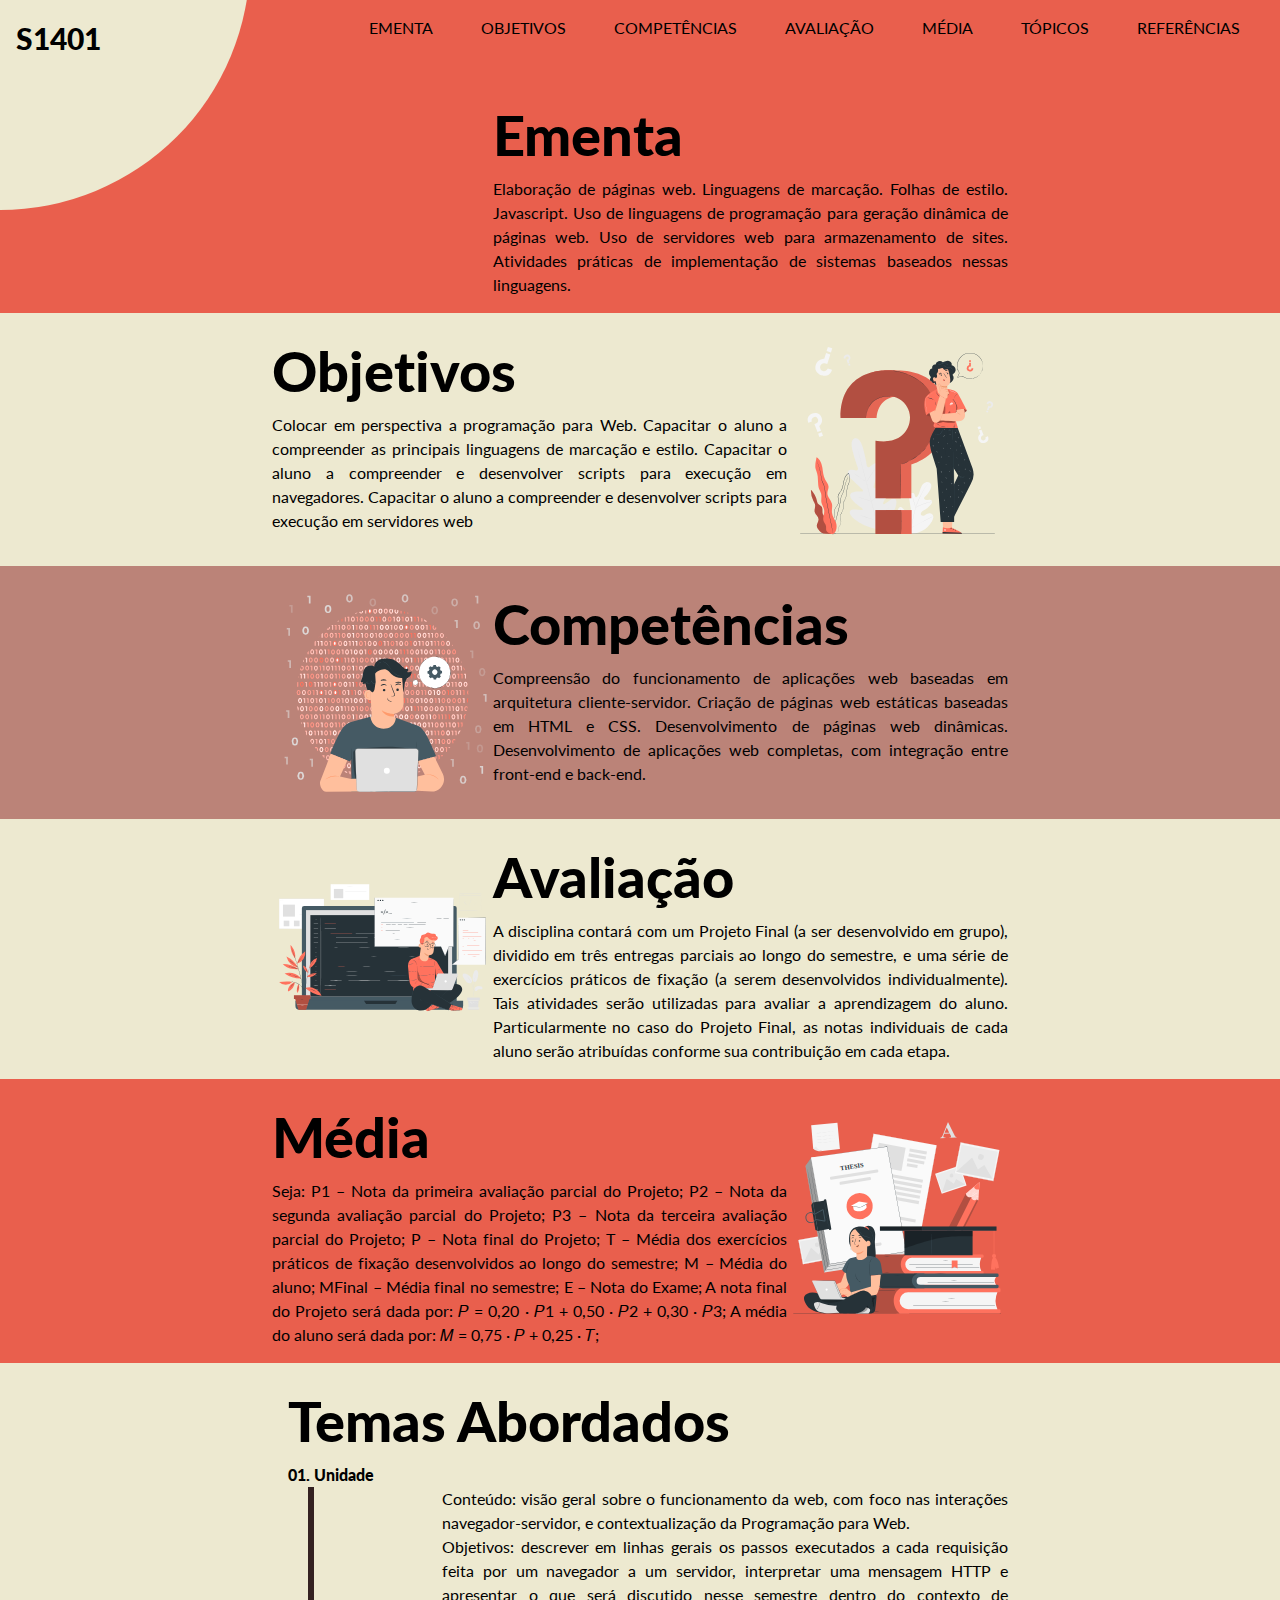
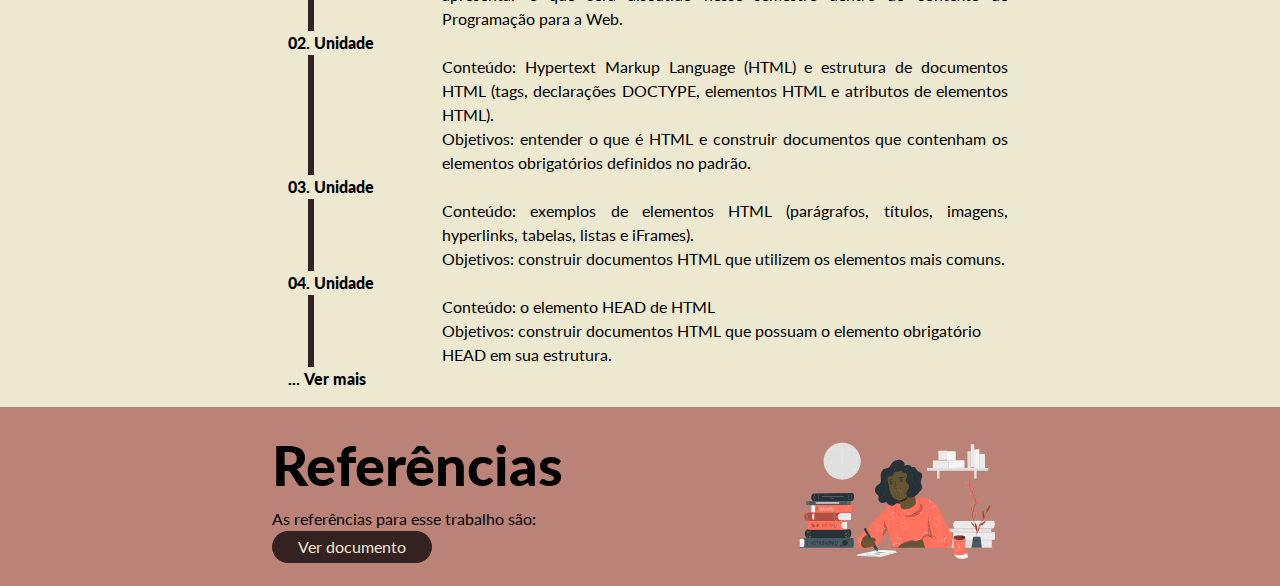
<file: Pages/index.html>
<!DOCTYPE html>
<html lang="pt-br">

<head>
    <meta charset="UTF-8">
    <meta http-equiv="X-UA-Compatible" content="IE=edge">
    <meta name="viewport" content="width=device-width, initial-scale=1.0">
    <link rel="stylesheet" href="../Assets/Styles/style.css">
    <link rel="icon" type="image/x-icon" href="../Assets/SVG/file-code-solid.svg">
    <title>SI401</title>
</head>
<body>
    <header>
        <div class="row background-accent-500 relative padding space-between">
            <div class="circle"></div>
            <div class="heading-1 above-circle">S1401</div>
            <nav class="row">
                <div class="row space-between">
                    <div class="margin-10 hover-effect"><a href="#menu">EMENTA</a></div>
                    <div class="margin-10 hover-effect"><a href="#goals">OBJETIVOS</a></div>
                    <div class="margin-10 hover-effect"><a href="#skills">COMPETÊNCIAS</a></div>
                    <div class="margin-10 hover-effect"><a href="#tests">AVALIAÇÃO</a></div>
                    <div class="margin-10 hover-effect"><a href="#mean">MÉDIA</a></div>
                    <div class="margin-10 hover-effect"><a href="#topics">TÓPICOS</a></div>
                    <div class="margin-10 hover-effect"><a href="#references">REFERÊNCIAS</a></div>
                </div>
            </nav>
        </div>
    </header>
    <main>
        <section id="menu" class="background-accent-500 center">
            <div class="row-reverse padding container">
                <div class="text">
                    <h1 class="heading-2">Ementa</h1>
                    <p class="justify-text">Elaboração de páginas web. Linguagens de marcação.
                        Folhas de estilo. Javascript. Uso de linguagens de
                        programação para geração dinâmica de páginas web. Uso
                        de servidores web para armazenamento de sites. Atividades
                        práticas de implementação de sistemas baseados nessas
                        linguagens.
                    </p>
                </div>
            </div>
        </section>
        <section id="goals" class="center ">
            <div class="row padding container">
                <div class="text">
                    <h1 class="heading-2">Objetivos</h1>
                    <p class="justify-text">Colocar em perspectiva a programação para Web. Capacitar
                        o aluno a compreender as principais linguagens de
                        marcação e estilo. Capacitar o aluno a compreender e
                        desenvolver scripts para execução em navegadores.
                        Capacitar o aluno a compreender e desenvolver scripts para
                        execução em servidores web</p>
                </div>
                <img src="../Assets/SVG/Questions-pana.svg" alt="Questões">
            </div>
        </section>
        <section id="skills" class="background-accent-300 center">
            <div class="row-reverse padding container ">
                <div class="text">
                    <h1 class="heading-2">Competências</h1>
                    <p class="justify-text">Compreensão do funcionamento de aplicações web
                        baseadas em arquitetura cliente-servidor. Criação de
                        páginas web estáticas baseadas em HTML e CSS.
                        Desenvolvimento de páginas web dinâmicas.
                        Desenvolvimento de aplicações web completas, com
                        integração entre front-end e back-end.</p>
                </div>
                <img src="../Assets/SVG/Binary-code-pana.svg" alt="Programação">
            </div>
        </section>
        <section id="tests" class="center">
            <div class="row-reverse padding container ">
                <div class="text">
                    <h1 class="heading-2">Avaliação</h1>
                    <p class="justify-text">A disciplina contará com um Projeto Final (a ser
                        desenvolvido em grupo), dividido em três entregas parciais
                        ao longo do semestre, e uma série de exercícios práticos de
                        fixação (a serem desenvolvidos individualmente). Tais
                        atividades serão utilizadas para avaliar a aprendizagem do
                        aluno.
                        Particularmente no caso do Projeto Final, as notas
                        individuais de cada aluno serão atribuídas conforme sua
                        contribuição em cada etapa.
                        </p>
                </div>
                <img src="../Assets/SVG/Code-typing-pana.svg" alt="Programação">
            </div>
        </section>
        <section id="mean" class="background-accent-500  center">
            <div class="row padding container ">
                <div class="text">
                    <h1 class="heading-2">Média</h1>
                    <p class="justify-text">Seja:
                        P1 – Nota da primeira avaliação parcial do Projeto;
                        P2 – Nota da segunda avaliação parcial do Projeto;
                        P3 – Nota da terceira avaliação parcial do Projeto;
                        P – Nota final do Projeto;
                        T – Média dos exercícios práticos de fixação
                        desenvolvidos ao longo do semestre;
                        M – Média do aluno;
                        MFinal – Média final no semestre;
                        E – Nota do Exame;
                        A nota final do Projeto será dada por:
                        𝑃 = 0,20 ∙ 𝑃1 + 0,50 ∙ 𝑃2 + 0,30 ∙ 𝑃3;
                        A média do aluno será dada por:
                        𝑀 = 0,75 ∙ 𝑃 + 0,25 ∙ 𝑇;</p>
                </div>
                <img src="../Assets/SVG/Thesis-pana.svg" alt="Tésis">
            </div>
        </section>
        <section id="topics" class="center section">
            <div class="row padding container">
                <div class="margin">
                    <h1 class="heading-2">Temas Abordados</h1>
                    <div>
                        <div class="heading-3">01. Unidade</div>
                        <div class="row">
                            <span class="vertical-line margin-right"></span>
                            <div class="column  margin-left justify-text">
                                <div>Conteúdo: visão geral sobre o funcionamento da web, com foco nas
                                    interações navegador-servidor, e contextualização da Programação para
                                    Web.</div>
                                <div>Objetivos: descrever em linhas gerais os passos executados a cada
                                    requisição feita por um navegador a um servidor, interpretar uma
                                    mensagem HTTP e apresentar o que será discutido nesse semestre dentro
                                    do contexto de Programação para a Web.
                                </div>
                            </div>
                        </div>
                        <div class="heading-3">02. Unidade</div>
                        <div class="row">
                            <span class="vertical-line margin-right"></span>
                            <div class="column  margin-left justify-text">
                                <div>Conteúdo: Hypertext Markup Language (HTML) e estrutura de documentos
                                    HTML (tags, declarações DOCTYPE, elementos HTML e atributos de
                                    elementos HTML).</div>
                                <div>Objetivos: entender o que é HTML e construir documentos que contenham
                                    os elementos obrigatórios definidos no padrão.</div>
                            </div>
                        </div>
                        <div  class="heading-3">03. Unidade</div>
                        <div class="row">
                            <span class="vertical-line margin-right"></span>
                            <div class="column  margin-left justify-text">
                                <div>Conteúdo: exemplos de elementos HTML (parágrafos, títulos, imagens,
                                    hyperlinks, tabelas, listas e iFrames).
                                </div>
                                <div> Objetivos: construir documentos HTML que utilizem os elementos mais
                                    comuns.
                                </div>
                            </div>
                        </div>
                        <div  class="heading-3">04. Unidade</div>
                        <div class="row">
                            <span class="vertical-line margin-right"></span>
                            <div class="column margin-left ">
                                <div>Conteúdo: o elemento HEAD de HTML</div>
                                <div>Objetivos: construir documentos HTML que possuam o elemento
                                    obrigatório HEAD em sua estrutura.
                                </div>
                            </div>
                        </div>
                        <span class="heading-3">...</span>
                        <a class="hover-effect heading-3" href="../Pages/temas.html">Ver mais</a>
                    </div>
                </div>
            </div>
        </section>
        <section id="references" class="background-accent-300  center">
            <div class="row padding container ">
                <div class="text">
                    <h1 class="heading-2">Referências</h1>
                    <p class="justify-text">As referências para esse trabalho são:</p>
                    <a class="button center" href="../Documents/SI401A_PlanoEnsinoAprendizagem_v3.pdf">Ver documento</a>
                </div>
                <img src="../Assets/SVG/Studying-pana.svg" alt="Estudos">
            </div>
        </section>
    </main>
</body>

</html>
</file>
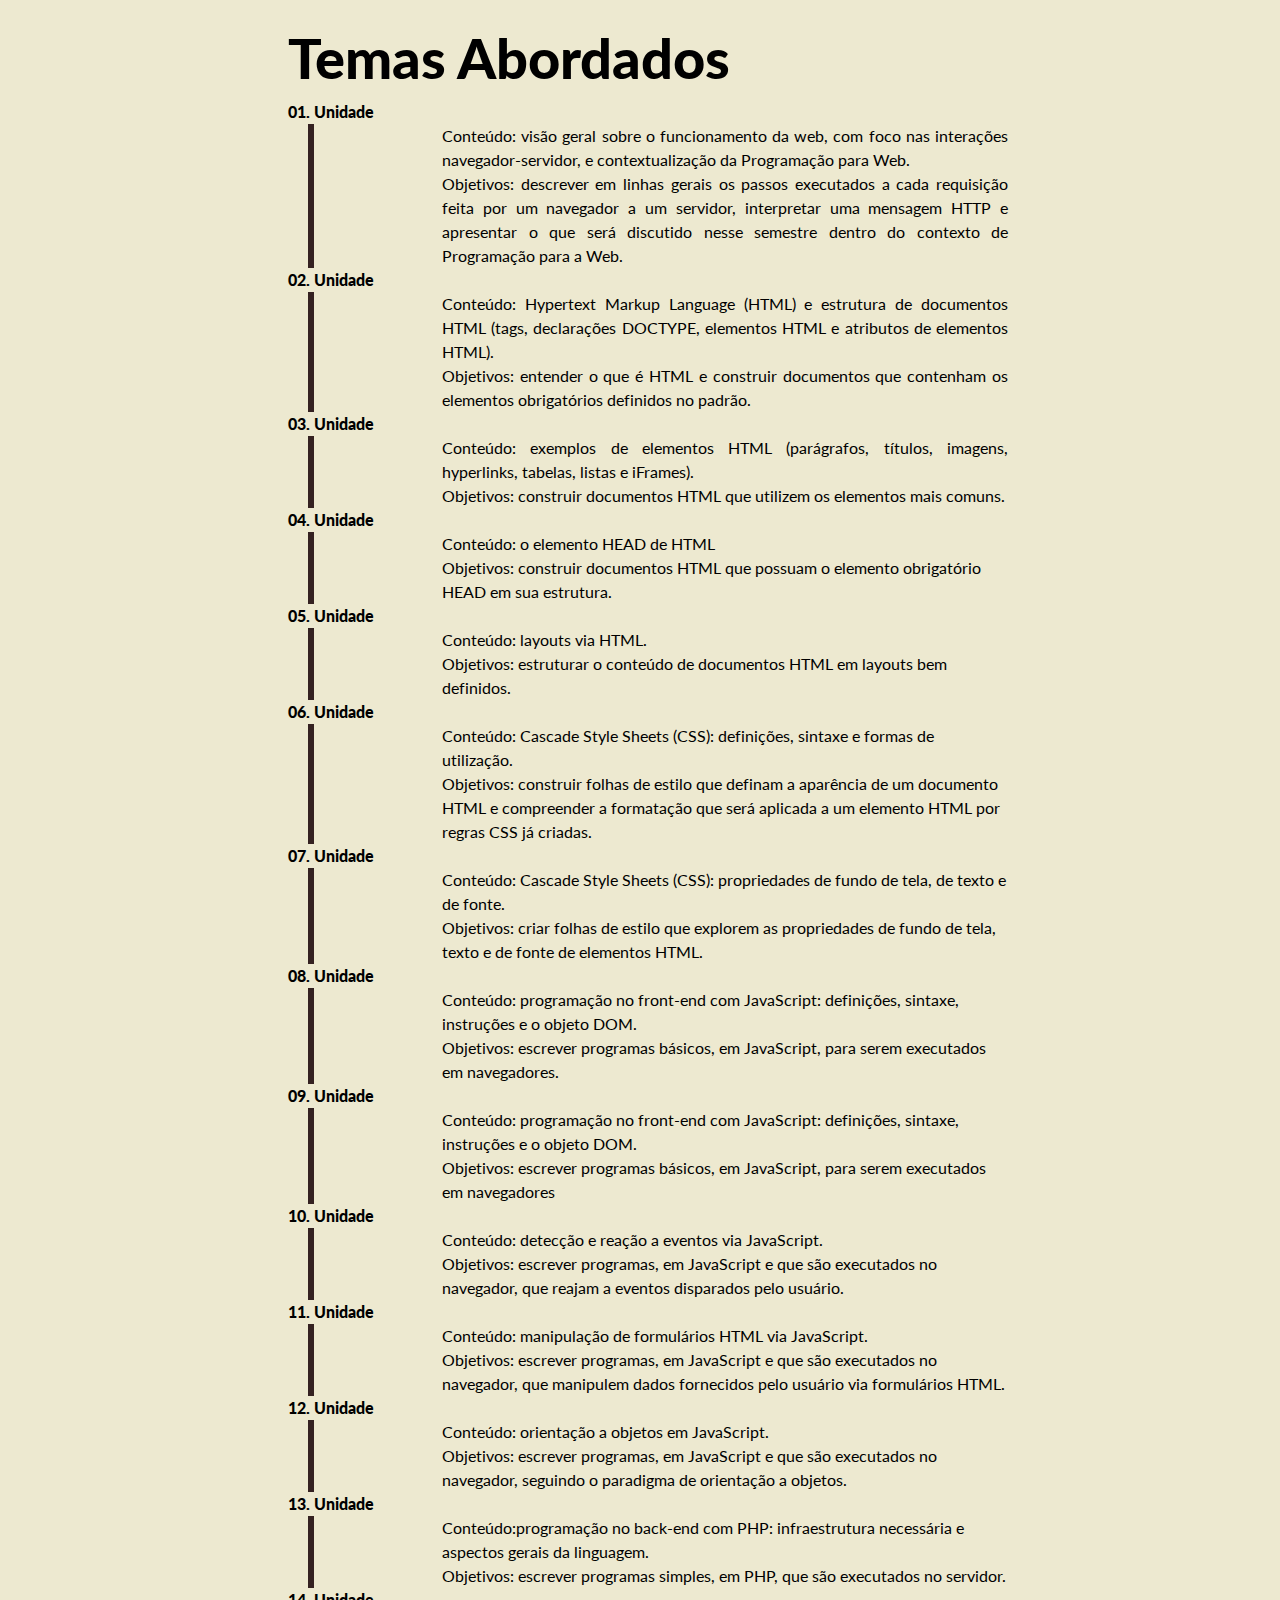
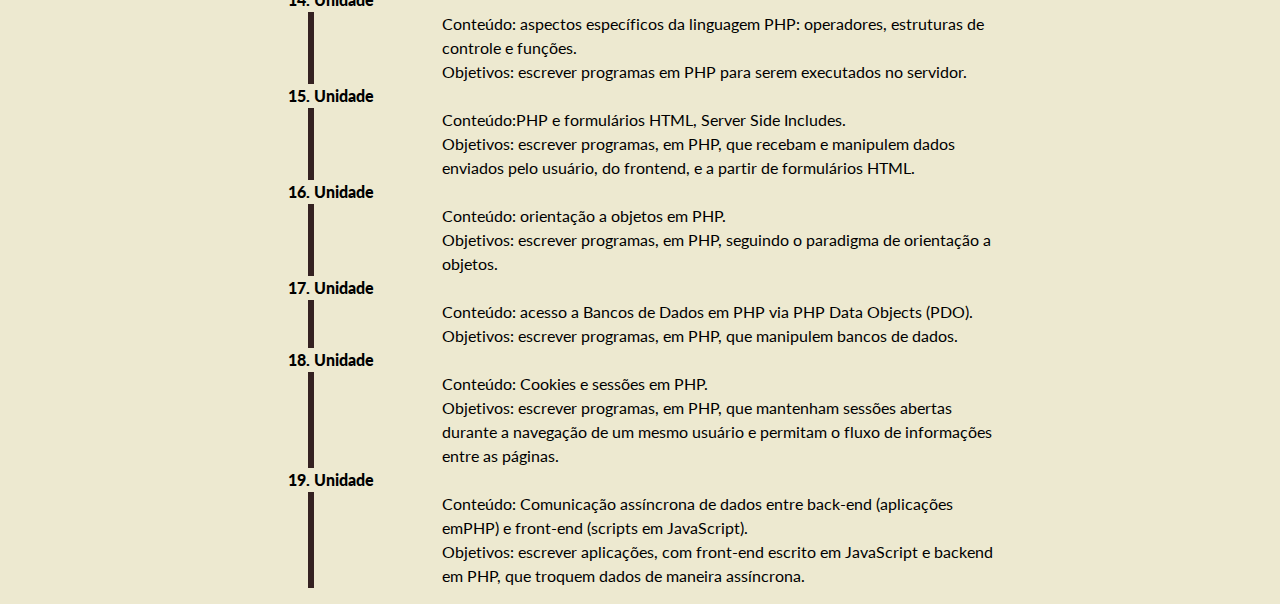
<file: Pages/temas.html>
<!DOCTYPE html>
<html lang="pt-br">

<head>
    <meta charset="UTF-8">
    <meta http-equiv="X-UA-Compatible" content="IE=edge">
    <meta name="viewport" content="width=device-width, initial-scale=1.0">
    <title>Tópicos Abordados</title>
    <link rel="stylesheet" href="../Assets/Styles/style.css">
    <link rel="stylesheet" href="../Assets/Styles/style.css">
</head>

<body>
    <main>
        <section class="center">
            <div class="row padding container">
                <div class="margin">
                    <h1 class="heading-2">Temas Abordados</h1>
                    <div>
                        <div class="heading-3">01. Unidade</div>
                        <div class="row">
                            <span class="vertical-line margin-right"></span>
                            <div class="column  margin-left justify-text">
                                <div>Conteúdo: visão geral sobre o funcionamento da web, com foco nas
                                    interações navegador-servidor, e contextualização da Programação para
                                    Web.</div>
                                <div>Objetivos: descrever em linhas gerais os passos executados a cada
                                    requisição feita por um navegador a um servidor, interpretar uma
                                    mensagem HTTP e apresentar o que será discutido nesse semestre dentro
                                    do contexto de Programação para a Web.
                                </div>
                            </div>
                        </div>
                        <div class="heading-3">02. Unidade</div>
                        <div class="row">
                            <span class="vertical-line margin-right"></span>
                            <div class="column  margin-left justify-text">
                                <div> Conteúdo: Hypertext Markup Language (HTML) e estrutura de documentos
                                    HTML (tags, declarações DOCTYPE, elementos HTML e atributos de
                                    elementos HTML).</div>
                                <div>Objetivos: entender o que é HTML e construir documentos que contenham
                                    os elementos obrigatórios definidos no padrão.</div>
                            </div>
                        </div>
                        <div class="heading-3">03. Unidade</div>
                        <div class="row">
                            <span class="vertical-line margin-right"></span>
                            <div class="column  margin-left justify-text">
                                <div>Conteúdo: exemplos de elementos HTML (parágrafos, títulos, imagens,
                                    hyperlinks, tabelas, listas e iFrames).
                                </div>
                                <div> Objetivos: construir documentos HTML que utilizem os elementos mais
                                    comuns.
                                </div>
                            </div>
                        </div>
                        <div class="heading-3">04. Unidade</div>
                        <div class="row">
                            <span class="vertical-line margin-right"></span>
                            <div class="column margin-left ">
                                <div>Conteúdo: o elemento HEAD de HTML </div>
                                <div>Objetivos: construir documentos HTML que possuam o elemento
                                    obrigatório HEAD em sua estrutura.
                                </div>
                            </div>
                        </div>
                        <div class="heading-3">05. Unidade</div>
                        <div class="row">
                            <span class="vertical-line margin-right"></span>
                            <div class="column margin-left ">
                                <div>Conteúdo: layouts via HTML. </div>
                                <div>Objetivos: estruturar o conteúdo de documentos HTML em layouts bem
                                    definidos.
                                </div>
                            </div>
                        </div>
                        <div class="heading-3">06. Unidade</div>
                        <div class="row">
                            <span class="vertical-line margin-right"></span>
                            <div class="column margin-left ">
                                <div> Conteúdo: Cascade Style Sheets (CSS): definições, sintaxe e formas de
                                    utilização.</div>
                                <div>Objetivos: construir folhas de estilo que definam a aparência de um
                                    documento HTML e compreender a formatação que será aplicada a um
                                    elemento HTML por regras CSS já criadas.
                                </div>
                            </div>
                        </div>
                        <div class="heading-3">07. Unidade</div>
                        <div class="row">
                            <span class="vertical-line margin-right"></span>
                            <div class="column margin-left ">
                                <div> Conteúdo: Cascade Style Sheets (CSS): propriedades de fundo de tela, de
                                    texto e de fonte.</div>
                                <div>Objetivos: criar folhas de estilo que explorem as propriedades de fundo de
                                    tela, texto e de fonte de elementos HTML.
                                </div>
                            </div>
                        </div>
                        <div class="heading-3">08. Unidade</div>
                        <div class="row">
                            <span class="vertical-line margin-right"></span>
                            <div class="column margin-left ">
                                <div>Conteúdo: programação no front-end com JavaScript: definições, sintaxe,
                                    instruções e o objeto DOM.</div>
                                <div> Objetivos: escrever programas básicos, em JavaScript, para serem
                                    executados em navegadores.
                                </div>
                            </div>
                        </div>
                        <div class="heading-3">09. Unidade</div>
                        <div class="row">
                            <span class="vertical-line margin-right"></span>
                            <div class="column margin-left ">
                                <div>Conteúdo: programação no front-end com JavaScript: definições, sintaxe,
                                    instruções e o objeto DOM.</div>
                                <div>Objetivos: escrever programas básicos, em JavaScript, para serem
                                    executados em navegadores
                                </div>
                            </div>
                        </div>
                        <div class="heading-3">10. Unidade</div>
                        <div class="row">
                            <span class="vertical-line margin-right"></span>
                            <div class="column margin-left ">
                                <div>Conteúdo: detecção e reação a eventos via JavaScript.</div>
                                <div>Objetivos: escrever programas, em JavaScript e que são executados no
                                    navegador, que reajam a eventos disparados pelo usuário.
                                </div>
                            </div>
                        </div>
                        <div class="heading-3">11. Unidade</div>
                        <div class="row">
                            <span class="vertical-line margin-right"></span>
                            <div class="column margin-left ">
                                <div>Conteúdo: manipulação de formulários HTML via JavaScript.</div>
                                <div>Objetivos: escrever programas, em JavaScript e que são executados no
                                    navegador, que manipulem dados fornecidos pelo usuário via formulários
                                    HTML.
                                </div>
                            </div>
                        </div>
                        <div class="heading-3">12. Unidade</div>
                        <div class="row">
                            <span class="vertical-line margin-right"></span>
                            <div class="column margin-left ">
                                <div>Conteúdo: orientação a objetos em JavaScript.</div>
                                <div>Objetivos:  escrever programas, em JavaScript e que são executados no
                                    navegador, seguindo o paradigma de orientação a objetos.
                                </div>
                            </div>
                        </div>
                        <div class="heading-3">13. Unidade</div>
                        <div class="row">
                            <span class="vertical-line margin-right"></span>
                            <div class="column margin-left ">
                                <div>Conteúdo:programação no back-end com PHP: infraestrutura necessária e
                                    aspectos gerais da linguagem.</div>
                                <div> Objetivos: escrever programas simples, em PHP, que são executados no
                                    servidor.            
                                </div>
                            </div>
                        </div>
                        <div class="heading-3">14. Unidade</div>
                        <div class="row">
                            <span class="vertical-line margin-right"></span>
                            <div class="column margin-left ">
                                <div>Conteúdo: aspectos específicos da linguagem PHP: operadores, estruturas
                                    de controle e funções.</div>
                                <div>Objetivos: escrever programas em PHP para serem executados no servidor.
                                </div>
                            </div>
                        </div>
                        <div class="heading-3">15. Unidade</div>
                        <div class="row">
                            <span class="vertical-line margin-right"></span>
                            <div class="column margin-left ">
                                <div>Conteúdo:PHP e formulários HTML, Server Side Includes.</div>
                                <div>Objetivos: escrever programas, em PHP, que recebam e manipulem dados
                                    enviados pelo usuário, do frontend, e a partir de formulários HTML.
                                </div>
                            </div>
                        </div>
                        <div class="heading-3">16. Unidade</div>
                        <div class="row">
                            <span class="vertical-line margin-right"></span>
                            <div class="column margin-left ">
                                <div>Conteúdo: orientação a objetos em PHP.</div>
                                <div>Objetivos: escrever programas, em PHP, seguindo o paradigma de
                                    orientação a objetos.
                                </div>
                            </div>
                        </div>
                        <div class="heading-3">17. Unidade</div> 
                        <div class="row">
                            <span class="vertical-line margin-right"></span>
                            <div class="column margin-left ">
                                <div>Conteúdo: acesso a Bancos de Dados em PHP via PHP Data Objects (PDO).</div>
                                <div>Objetivos: escrever programas, em PHP, que manipulem bancos de dados.
                                </div>
                            </div>
                        </div>
                        <div class="heading-3">18. Unidade</div>
                        <div class="row">
                            <span class="vertical-line margin-right"></span>
                            <div class="column margin-left ">
                                <div>Conteúdo: Cookies e sessões em PHP.</div>
                                <div>Objetivos: escrever programas, em PHP, que mantenham sessões abertas
                                    durante a navegação de um mesmo usuário e permitam o fluxo de
                                    informações entre as páginas.                                    
                                </div>
                            </div>
                        </div>
                        <div class="heading-3">19. Unidade</div>
                        <div class="row">
                            <span class="vertical-line margin-right"></span>
                            <div class="column margin-left ">
                                <div>Conteúdo: Comunicação assíncrona de dados entre back-end (aplicações emPHP) e front-end (scripts em JavaScript). </div>
                                <div>Objetivos: escrever aplicações, com front-end escrito em JavaScript e backend em PHP, que troquem dados de maneira assíncrona.
                                </div>
                            </div>
                        </div>
                    </div>
                </div>
            </div>
        </section>
    </main>

</body>

</html>
</file>
<file: Assets/Styles/style.css>
@import "../Styles/reset.css";
@import "../Styles/variables.css";
@import url('https://fonts.googleapis.com/css2?family=Lato:wght@300;400;700;900&display=swap');

body {
    background-color: var(--clr-accent-100);
    font-family: var(--ff-primary);

}

footer {
    height: 15%;
}

img {
    width: 30%;
}

.row {
    display: flex;
    flex-direction: row;

}

.row-reverse {
    display: flex;
    flex-direction: row-reverse;
}

.space-between {
    justify-content: space-between;
}

.column {
    display: flex;
    flex-direction: column;
}

.center {
    display: flex;
    justify-content: center;
    align-items: center;
}

.vertical-line {
    border-left: 6px solid var(--clr-neutral-900);
    height: auto;
    left: 50%;
    margin-left: 20px;
    top: 0;
    width: auto;
}

.text {
    width: 70%;
}

.background-accent-100 {
    background-color: var(--clr-accent-100);
}

.background-accent-500 {
    background-color: var(--clr-accent-500);
}

.background-accent-300 {
    background-color: var(--clr-accent-300);
}

.margin {
    margin-left: var(--size-400);
}

.margin-right {
    margin-right: var(--size-800);
}

.margin-left {
    margin-left: var(--size-800);

}

.padding {
    padding: var(--size-400);
}

.heading-1 {
    font-style: var(--fw-bolder);
    font-weight: var(--fw-bolder);
    font-size: var(--fs-700);
}

.heading-2 {
    font-style: var(--fw-bolder);
    font-weight: var(--fw-bolder);
    font-size: var(--fs-900);

}

.heading-3 {
    font-style: var(--fw-bolder);
    font-weight: var(--fw-bolder);
    font-size: var(--fs-600);
}

.circle {
    width: 500px;
    height: 500px;
    border-radius: 50%;
    background-color: var(--clr-accent-100);
    position: absolute;
    left: -250px;
    top: -290px;
    z-index: 1;
}

.above-circle {
    z-index: 2;
}

.relative {
    position: relative;
}

.justify-text {
    text-align: justify;
    text-justify: inter-word;
}

.container {
    display: flex;
    justify-content: space-between;
    height: 100%;
    width: 60%;
}

.hover-effect:hover {
    text-decoration: underline;
}

.button{
    cursor: pointer;
    background-color: var(--clr-neutral-900);
    color: var(--clr-accent-100);
    height: var(--size-600);
    width: var(--size-900);
    border-radius: var(--size-400);
}

.button:hover{
 background-color: var(--clr-accent-500);
}

::-webkit-scrollbar {
    width: 0;
    visibility: hidden;
}

.margin-10 {
    margin: 0 var(--size-500) 0 var(--size-500);
}
</file>
